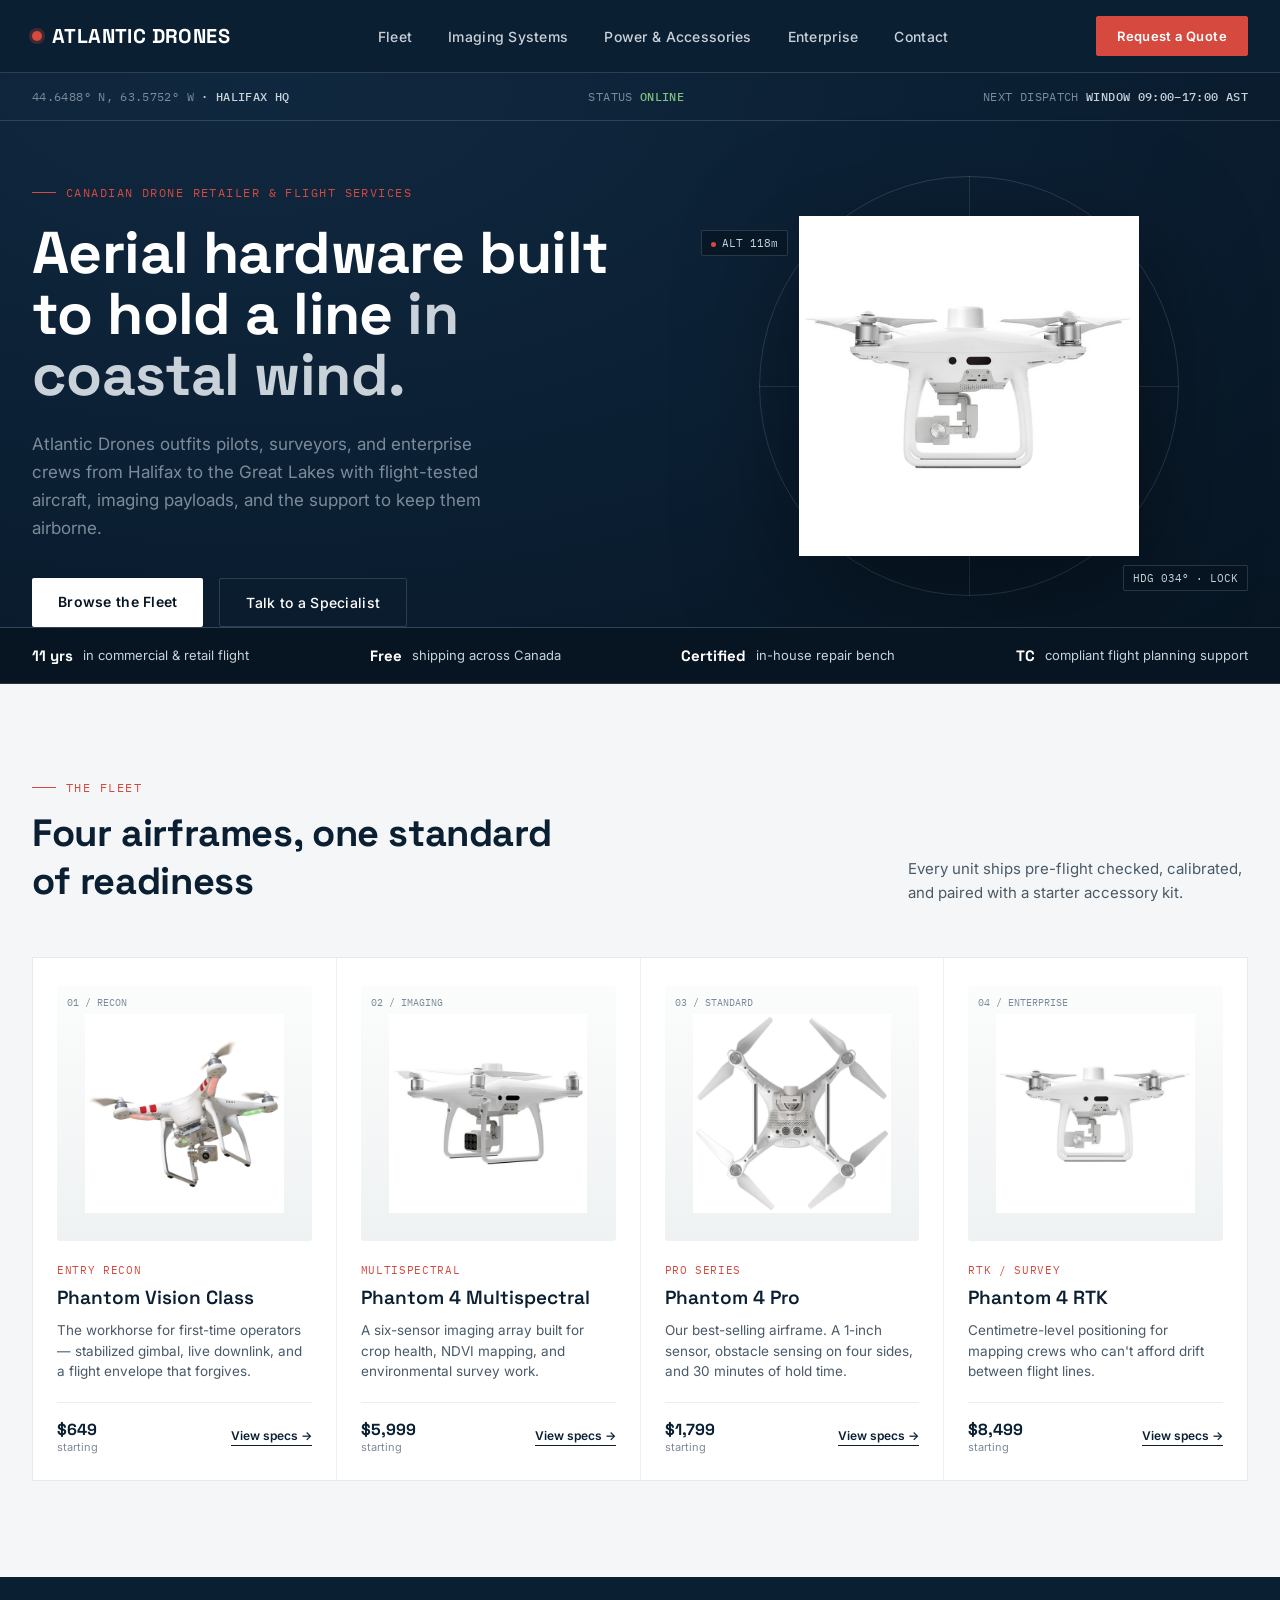
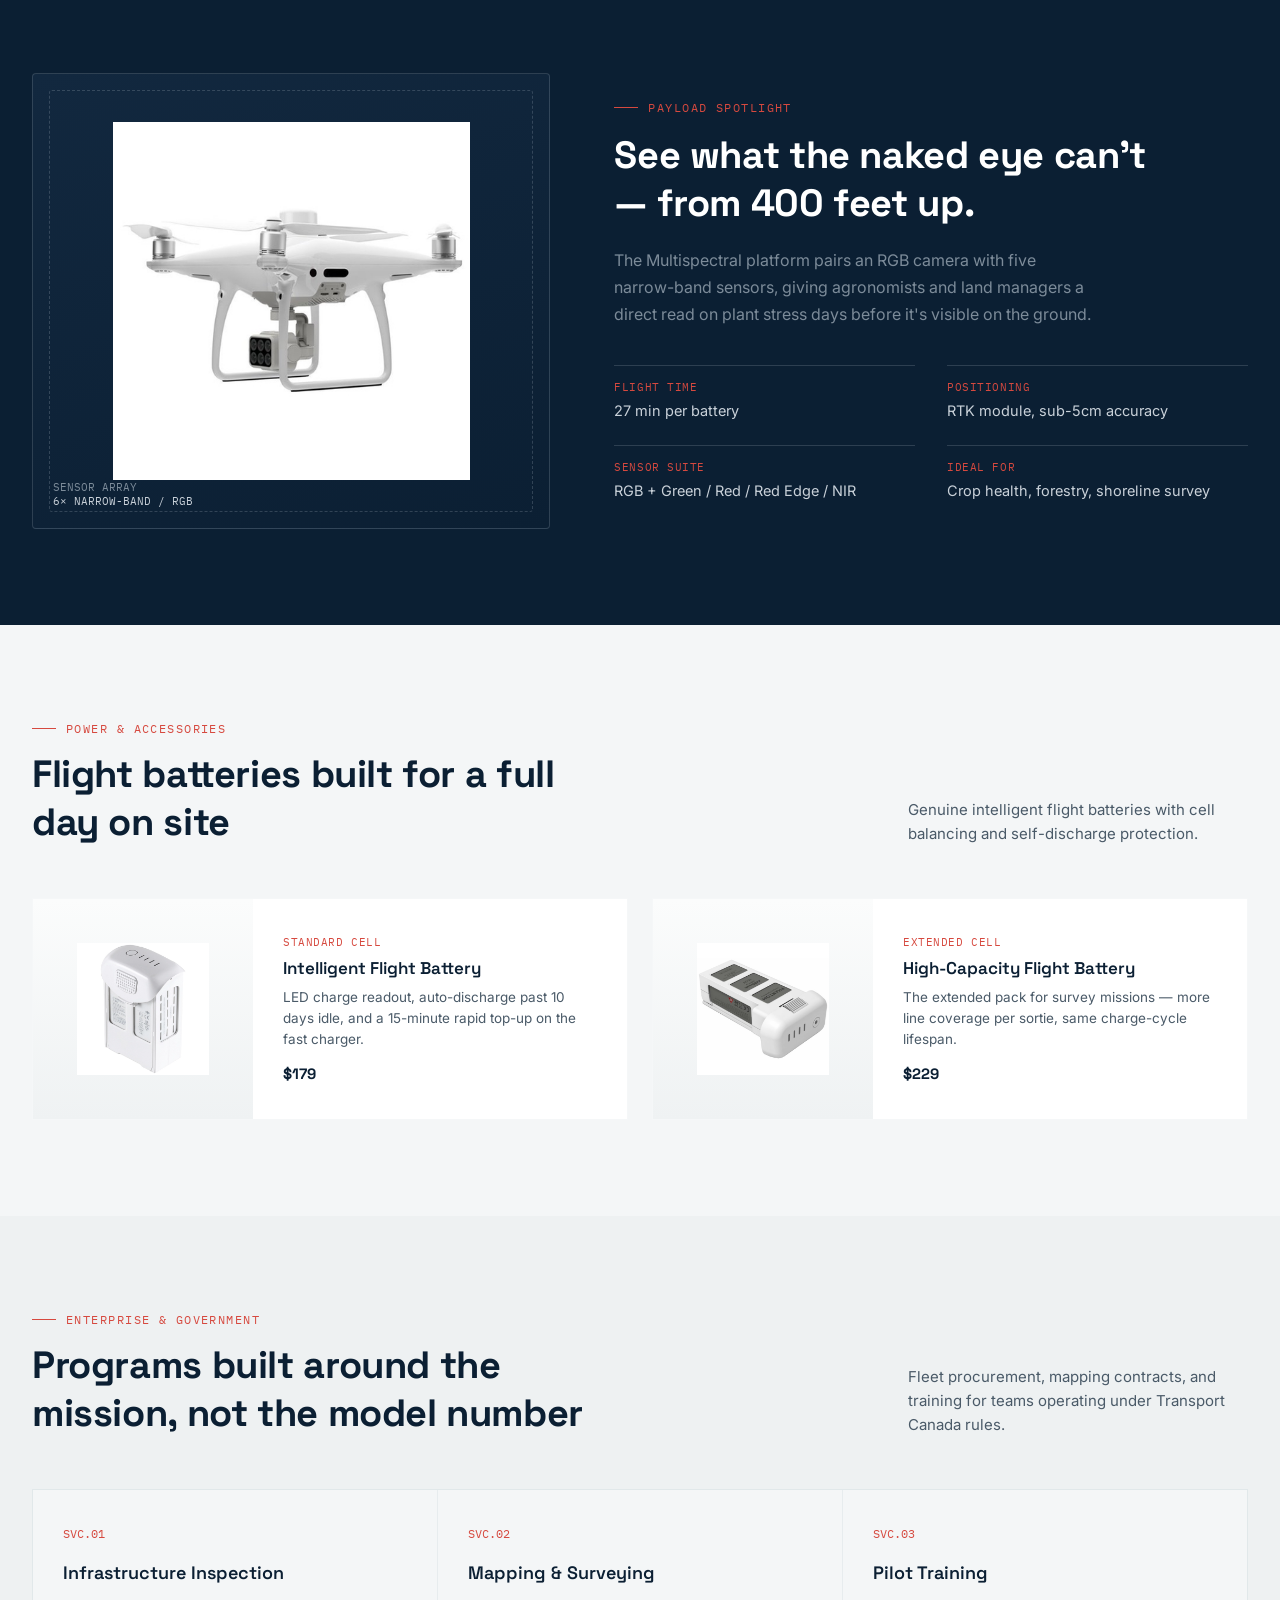
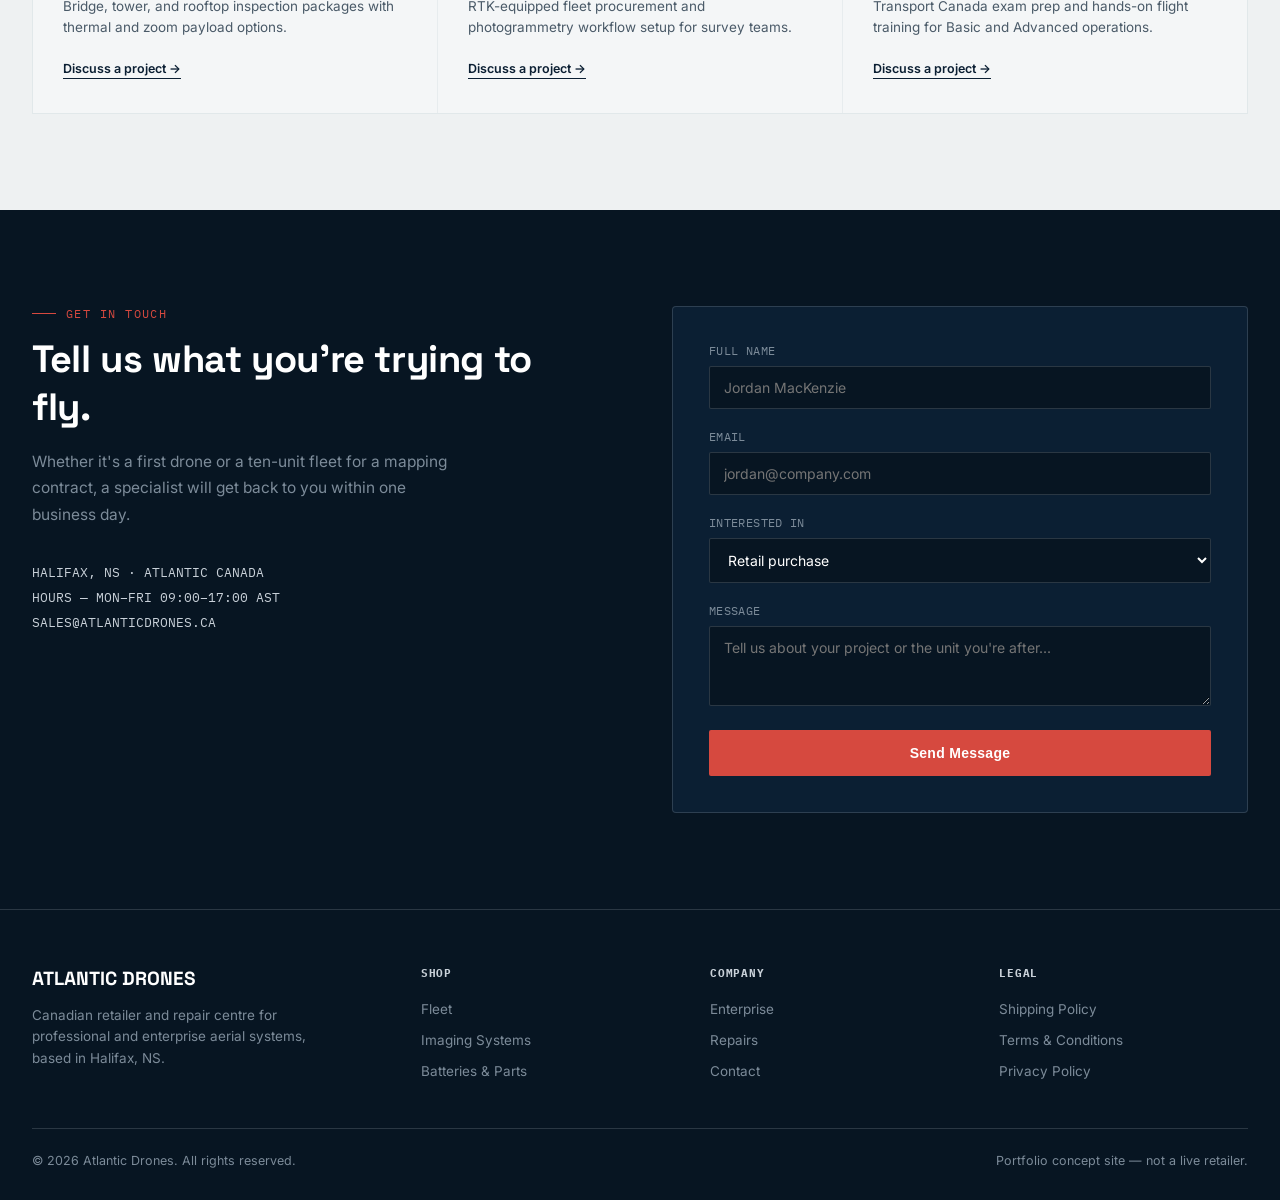
<file: index.html>
<!DOCTYPE html>
<html lang="en">
<head>
<meta charset="UTF-8">
<meta name="viewport" content="width=device-width, initial-scale=1.0">
<title>Atlantic Drones — Professional Aerial Systems</title>
<link rel="preconnect" href="https://fonts.googleapis.com">
<link href="https://fonts.googleapis.com/css2?family=Space+Grotesk:wght@500;600;700&family=Inter:wght@400;500;600;700&family=IBM+Plex+Mono:wght@400;500&display=swap" rel="stylesheet">
<style>
  :root{
    --navy: #0B1F33;
    --navy-deep: #071522;
    --fog: #F4F6F7;
    --steel: #7C8B99;
    --steel-dark: #4A5A68;
    --signal: #D6493F;
    --chrome: #C9D1D9;
    --white: #FFFFFF;
    --line: rgba(201,209,217,0.18);
  }

  *{ margin:0; padding:0; box-sizing:border-box; }

  html{ scroll-behavior:smooth; }

  body{
    font-family:'Inter', sans-serif;
    background:var(--fog);
    color:var(--navy);
    -webkit-font-smoothing:antialiased;
  }

  .mono{ font-family:'IBM Plex Mono', monospace; }

  a{ color:inherit; text-decoration:none; }

  img{ display:block; max-width:100%; }

  /* ============ NAV ============ */
  .nav{
    position:sticky; top:0; z-index:100;
    background:var(--navy);
    border-bottom:1px solid var(--line);
  }
  .nav-inner{
    max-width:1280px; margin:0 auto; padding:0 32px;
    display:flex; align-items:center; justify-content:space-between;
    height:72px;
  }
  .logo{
    font-family:'Space Grotesk', sans-serif;
    font-weight:700; font-size:20px; color:var(--white);
    letter-spacing:0.02em;
    display:flex; align-items:center; gap:10px;
  }
  .logo .mark{
    width:10px; height:10px; border-radius:50%;
    background:var(--signal);
    box-shadow:0 0 0 3px rgba(214,73,63,0.25);
  }
  .nav-links{
    display:flex; gap:36px; list-style:none;
  }
  .nav-links a{
    color:var(--chrome); font-size:14px; font-weight:500;
    letter-spacing:0.02em;
    position:relative; padding:4px 0;
    transition:color .2s ease;
  }
  .nav-links a:hover{ color:var(--white); }
  .nav-cta{
    background:var(--signal); color:var(--white);
    font-size:13px; font-weight:600; letter-spacing:0.03em;
    padding:11px 20px; border-radius:2px;
    border:1px solid var(--signal);
    transition:background .2s ease, color .2s ease;
  }
  .nav-cta:hover{ background:transparent; color:var(--signal); }
  .nav-toggle{ display:none; }

  /* ============ HERO ============ */
  .hero{
    background:radial-gradient(ellipse at 20% 0%, #10283F 0%, var(--navy) 55%, var(--navy-deep) 100%);
    color:var(--white);
    position:relative;
    overflow:hidden;
    border-bottom:1px solid var(--line);
  }
  .hud-bar{
    max-width:1280px; margin:0 auto; padding:16px 32px;
    display:flex; justify-content:space-between; flex-wrap:wrap; gap:8px;
    font-size:12px; color:var(--steel);
    border-bottom:1px solid var(--line);
    letter-spacing:0.03em;
  }
  .hud-bar span b{ color:var(--chrome); font-weight:500; }

  .hero-grid{
    max-width:1280px; margin:0 auto; padding:64px 32px 0;
    display:grid; grid-template-columns:1.05fr 0.95fr; gap:40px;
    align-items:center;
  }
  .hero-eyebrow{
    font-family:'IBM Plex Mono', monospace;
    font-size:12px; color:var(--signal);
    letter-spacing:0.12em; text-transform:uppercase;
    margin-bottom:22px;
    display:flex; align-items:center; gap:10px;
  }
  .hero-eyebrow::before{
    content:''; width:24px; height:1px; background:var(--signal);
  }
  .hero h1{
    font-family:'Space Grotesk', sans-serif;
    font-size:clamp(38px, 4.6vw, 62px);
    font-weight:700;
    line-height:1.04;
    letter-spacing:-0.01em;
    margin-bottom:24px;
  }
  .hero h1 em{
    font-style:normal; color:var(--chrome);
  }
  .hero p.lede{
    font-size:17px; line-height:1.65; color:var(--steel);
    max-width:460px; margin-bottom:36px;
  }
  .hero-actions{ display:flex; gap:16px; flex-wrap:wrap; }
  .btn-primary{
    background:var(--white); color:var(--navy-deep);
    padding:15px 26px; font-size:14px; font-weight:600;
    border-radius:2px; letter-spacing:0.02em;
    transition:transform .2s ease, background .2s ease;
    display:inline-block;
  }
  .btn-primary:hover{ background:var(--chrome); transform:translateY(-1px); }
  .btn-ghost{
    border:1px solid var(--line); color:var(--white);
    padding:15px 26px; font-size:14px; font-weight:500;
    border-radius:2px; letter-spacing:0.02em;
    transition:border-color .2s ease, background .2s ease;
    display:inline-block;
  }
  .btn-ghost:hover{ border-color:var(--chrome); background:rgba(255,255,255,0.04); }

  .hero-visual{
    position:relative;
    display:flex; align-items:center; justify-content:center;
    padding:20px 0 60px;
  }
  .hud-ring{
    position:absolute;
    width:420px; height:420px;
    border:1px solid var(--line);
    border-radius:50%;
  }
  .hud-ring.inner{
    width:320px; height:320px;
    border-style:dashed;
    border-color:rgba(201,209,217,0.14);
  }
  .hud-cross{
    position:absolute; width:420px; height:420px;
  }
  .hud-cross::before, .hud-cross::after{
    content:''; position:absolute; background:rgba(201,209,217,0.14);
  }
  .hud-cross::before{ top:50%; left:0; width:100%; height:1px; }
  .hud-cross::after{ top:0; left:50%; width:1px; height:100%; }
  .hero-visual img{
    width:340px; position:relative; z-index:2;
    filter:drop-shadow(0 30px 60px rgba(0,0,0,0.45));
  }
  .hud-tag{
    position:absolute; font-family:'IBM Plex Mono', monospace;
    font-size:11px; color:var(--chrome);
    background:rgba(7,21,34,0.7);
    border:1px solid var(--line);
    padding:5px 9px; border-radius:2px;
    z-index:3; white-space:nowrap;
  }
  .hud-tag.tl{ top:8%; left:2%; }
  .hud-tag.br{ bottom:6%; right:0%; }
  .hud-tag .dot{
    width:5px; height:5px; border-radius:50%; background:var(--signal);
    display:inline-block; margin-right:6px;
  }

  /* ============ TICKER / TRUST STRIP ============ */
  .trust{
    background:var(--navy-deep);
    border-bottom:1px solid var(--line);
  }
  .trust-inner{
    max-width:1280px; margin:0 auto; padding:18px 32px;
    display:flex; justify-content:space-between; flex-wrap:wrap; gap:18px;
  }
  .trust-item{
    display:flex; align-items:center; gap:10px;
    color:var(--chrome); font-size:13px;
  }
  .trust-item .num{
    font-family:'Space Grotesk', sans-serif; font-weight:700;
    color:var(--white); font-size:15px;
  }

  /* ============ SECTION SHELL ============ */
  section{ padding:96px 32px; }
  .wrap{ max-width:1280px; margin:0 auto; }
  .section-head{
    display:flex; justify-content:space-between; align-items:flex-end;
    margin-bottom:52px; gap:24px; flex-wrap:wrap;
  }
  .eyebrow{
    font-family:'IBM Plex Mono', monospace; font-size:12px;
    color:var(--signal); letter-spacing:0.12em; text-transform:uppercase;
    margin-bottom:14px; display:flex; align-items:center; gap:10px;
  }
  .eyebrow::before{ content:''; width:24px; height:1px; background:var(--signal); }
  h2{
    font-family:'Space Grotesk', sans-serif;
    font-size:clamp(28px, 3vw, 38px);
    font-weight:700; color:var(--navy); letter-spacing:-0.01em;
    max-width:560px;
  }
  .section-note{
    font-size:15px; color:var(--steel-dark); max-width:340px; line-height:1.6;
  }

  /* ============ FLEET GRID ============ */
  .fleet-grid{
    display:grid; grid-template-columns:repeat(4, 1fr); gap:1px;
    background:var(--line); border:1px solid var(--line);
  }
  .fleet-card{
    background:var(--white);
    padding:28px 24px 26px;
    display:flex; flex-direction:column;
    position:relative;
  }
  .fleet-card .imgwrap{
    position:relative;
    background:linear-gradient(180deg, #FBFCFC 0%, #EFF2F3 100%);
    border-radius:3px;
    aspect-ratio:1/1;
    display:flex; align-items:center; justify-content:center;
    margin-bottom:22px;
    overflow:hidden;
  }
  .fleet-card .imgwrap img{ width:78%; transition:transform .35s ease; }
  .fleet-card:hover .imgwrap img{ transform:scale(1.05); }
  .fleet-card .imgwrap .coord{
    position:absolute; top:10px; left:10px;
    font-family:'IBM Plex Mono', monospace; font-size:10px;
    color:var(--steel);
  }
  .fleet-card .tag{
    font-family:'IBM Plex Mono', monospace; font-size:11px;
    color:var(--signal); letter-spacing:0.06em; text-transform:uppercase;
    margin-bottom:8px;
  }
  .fleet-card h3{
    font-family:'Space Grotesk', sans-serif; font-size:19px; font-weight:600;
    margin-bottom:10px; color:var(--navy);
  }
  .fleet-card p{
    font-size:13.5px; color:var(--steel-dark); line-height:1.55;
    margin-bottom:20px; flex-grow:1;
  }
  .fleet-card .meta{
    display:flex; justify-content:space-between; align-items:center;
    border-top:1px solid #EBEDEE; padding-top:16px;
  }
  .fleet-card .price{
    font-family:'Space Grotesk', sans-serif; font-weight:700; font-size:16px;
  }
  .fleet-card .price span{ font-size:11px; color:var(--steel); font-weight:400; font-family:'Inter'; display:block; }
  .fleet-card .view{
    font-size:12px; font-weight:600; color:var(--navy);
    border-bottom:1px solid var(--navy); padding-bottom:2px;
  }

  /* ============ FEATURE / SPEC SPLIT ============ */
  .feature{
    background:var(--navy);
    color:var(--white);
  }
  .feature .wrap{
    display:grid; grid-template-columns:0.9fr 1.1fr; gap:64px; align-items:center;
  }
  .feature-visual{
    background:linear-gradient(160deg, #12283F 0%, #0B1F33 100%);
    border:1px solid var(--line);
    border-radius:4px;
    padding:48px;
    position:relative;
    display:flex; align-items:center; justify-content:center;
  }
  .feature-visual img{ width:85%; }
  .feature-visual .scan{
    position:absolute; inset:16px;
    border:1px dashed rgba(201,209,217,0.2);
    border-radius:3px;
  }
  .feature-visual .readout{
    position:absolute; bottom:20px; left:20px;
    font-family:'IBM Plex Mono', monospace; font-size:11px;
    color:var(--chrome);
  }
  .feature-visual .readout .l{ color:var(--steel); }
  .feature-copy .eyebrow{ margin-bottom:16px; }
  .feature-copy h2{ color:var(--white); margin-bottom:20px; }
  .feature-copy p.lede{ color:var(--steel); font-size:16px; line-height:1.7; margin-bottom:36px; max-width:480px; }
  .spec-list{ display:grid; grid-template-columns:1fr 1fr; gap:24px 32px; }
  .spec-item{ border-top:1px solid var(--line); padding-top:14px; }
  .spec-item .k{ font-family:'IBM Plex Mono', monospace; font-size:11px; color:var(--signal); letter-spacing:0.05em; text-transform:uppercase; margin-bottom:6px; }
  .spec-item .v{ font-size:14.5px; color:var(--chrome); line-height:1.5; }

  /* ============ ACCESSORIES ============ */
  .access-grid{
    display:grid; grid-template-columns:repeat(2, 1fr); gap:24px;
  }
  .access-card{
    background:var(--white); border:1px solid var(--line);
    display:grid; grid-template-columns:220px 1fr;
    align-items:center;
  }
  .access-card .imgwrap{
    background:linear-gradient(180deg, #FBFCFC 0%, #EFF2F3 100%);
    aspect-ratio:1/1; display:flex; align-items:center; justify-content:center;
  }
  .access-card .imgwrap img{ width:60%; }
  .access-card .copy{ padding:28px 30px; }
  .access-card .tag{ font-family:'IBM Plex Mono', monospace; font-size:11px; color:var(--signal); text-transform:uppercase; letter-spacing:0.05em; margin-bottom:8px; }
  .access-card h4{ font-family:'Space Grotesk', sans-serif; font-size:17px; font-weight:600; margin-bottom:8px; color:var(--navy); }
  .access-card p{ font-size:13.5px; color:var(--steel-dark); line-height:1.55; margin-bottom:14px; }
  .access-card .price{ font-family:'Space Grotesk', sans-serif; font-weight:700; font-size:15px; }

  /* ============ SERVICES ============ */
  .services{ background:#EEF1F2; }
  .service-grid{ display:grid; grid-template-columns:repeat(3, 1fr); gap:1px; background:var(--line); border:1px solid var(--line); }
  .service-card{ background:var(--fog); padding:36px 30px; }
  .service-card .idx{ font-family:'IBM Plex Mono', monospace; font-size:12px; color:var(--signal); margin-bottom:20px; }
  .service-card h4{ font-family:'Space Grotesk', sans-serif; font-size:18px; font-weight:600; margin-bottom:12px; }
  .service-card p{ font-size:13.5px; color:var(--steel-dark); line-height:1.6; margin-bottom:18px; }
  .service-card a{ font-size:12.5px; font-weight:600; color:var(--navy); border-bottom:1px solid var(--navy); padding-bottom:2px; }

  /* ============ CONTACT / CTA ============ */
  .contact{ background:var(--navy-deep); color:var(--white); }
  .contact .wrap{ display:grid; grid-template-columns:1fr 1fr; gap:64px; }
  .contact h2{ color:var(--white); margin-bottom:18px; }
  .contact p.lede{ color:var(--steel); font-size:15.5px; line-height:1.7; max-width:420px; margin-bottom:32px; }
  .contact-coords{ font-family:'IBM Plex Mono', monospace; font-size:12.5px; color:var(--chrome); line-height:2; }
  .form{ background:var(--navy); border:1px solid var(--line); padding:36px; border-radius:4px; }
  .form-row{ margin-bottom:20px; }
  .form-row label{ display:block; font-size:12px; color:var(--steel); margin-bottom:8px; letter-spacing:0.03em; text-transform:uppercase; font-family:'IBM Plex Mono', monospace; }
  .form-row input, .form-row select, .form-row textarea{
    width:100%; background:var(--navy-deep); border:1px solid var(--line);
    color:var(--white); padding:12px 14px; font-size:14px; border-radius:2px;
    font-family:'Inter', sans-serif;
  }
  .form-row textarea{ resize:vertical; min-height:80px; }
  .form-submit{
    width:100%; background:var(--signal); color:var(--white); border:none;
    padding:15px; font-size:14px; font-weight:600; letter-spacing:0.02em;
    border-radius:2px; cursor:pointer; transition:background .2s ease;
  }
  .form-submit:hover{ background:#BE3A31; }

  /* ============ FOOTER ============ */
  footer{ background:var(--navy-deep); border-top:1px solid var(--line); color:var(--steel); }
  .footer-inner{
    max-width:1280px; margin:0 auto; padding:56px 32px 32px;
  }
  .footer-top{ display:grid; grid-template-columns:1.4fr repeat(3, 1fr); gap:40px; margin-bottom:48px; }
  .footer-logo{ font-family:'Space Grotesk', sans-serif; font-weight:700; font-size:19px; color:var(--white); margin-bottom:14px; }
  .footer-top p{ font-size:13.5px; line-height:1.6; max-width:280px; }
  .footer-col h5{ font-family:'IBM Plex Mono', monospace; font-size:11px; color:var(--chrome); text-transform:uppercase; letter-spacing:0.08em; margin-bottom:18px; }
  .footer-col ul{ list-style:none; display:flex; flex-direction:column; gap:11px; }
  .footer-col a{ font-size:13.5px; transition:color .2s ease; }
  .footer-col a:hover{ color:var(--white); }
  .footer-bottom{
    border-top:1px solid var(--line); padding-top:24px;
    display:flex; justify-content:space-between; flex-wrap:wrap; gap:12px;
    font-size:12.5px;
  }

  /* ============ RESPONSIVE ============ */
  @media (max-width: 980px){
    .hero-grid{ grid-template-columns:1fr; padding-top:48px; }
    .hero-visual{ order:-1; padding-bottom:30px; }
    .feature .wrap{ grid-template-columns:1fr; }
    .fleet-grid{ grid-template-columns:repeat(2,1fr); }
    .access-grid{ grid-template-columns:1fr; }
    .service-grid{ grid-template-columns:1fr; }
    .contact .wrap{ grid-template-columns:1fr; }
    .footer-top{ grid-template-columns:1fr 1fr; }
  }
  @media (max-width: 720px){
    .nav-links{ display:none; }
    .fleet-grid{ grid-template-columns:1fr; }
    .access-card{ grid-template-columns:1fr; }
    .spec-list{ grid-template-columns:1fr; }
    .footer-top{ grid-template-columns:1fr; }
    section{ padding:64px 20px; }
    .hud-bar{ display:none; }
  }

  @media (prefers-reduced-motion: reduce){
    *{ transition:none !important; }
  }

  a:focus-visible, button:focus-visible, input:focus-visible, textarea:focus-visible{
    outline:2px solid var(--signal); outline-offset:2px;
  }
</style>
</head>
<body>

<nav class="nav">
  <div class="nav-inner">
    <a href="#top" class="logo"><span class="mark"></span>ATLANTIC DRONES</a>
    <ul class="nav-links">
      <li><a href="#fleet">Fleet</a></li>
      <li><a href="#imaging">Imaging Systems</a></li>
      <li><a href="#power">Power &amp; Accessories</a></li>
      <li><a href="#services">Enterprise</a></li>
      <li><a href="#contact">Contact</a></li>
    </ul>
    <a href="#contact" class="nav-cta">Request a Quote</a>
  </div>
</nav>

<header class="hero" id="top">
  <div class="hud-bar mono">
    <span>44.6488° N, 63.5752° W <b>· HALIFAX HQ</b></span>
    <span>STATUS <b style="color:#7FBF7F">ONLINE</b></span>
    <span>NEXT DISPATCH <b>WINDOW 09:00–17:00 AST</b></span>
  </div>
  <div class="hero-grid">
    <div class="hero-copy">
      <div class="hero-eyebrow">Canadian Drone Retailer &amp; Flight Services</div>
      <h1>Aerial hardware built to hold a line <em>in coastal wind.</em></h1>
      <p class="lede">Atlantic Drones outfits pilots, surveyors, and enterprise crews from Halifax to the Great Lakes with flight-tested aircraft, imaging payloads, and the support to keep them airborne.</p>
      <div class="hero-actions">
        <a href="#fleet" class="btn-primary">Browse the Fleet</a>
        <a href="#contact" class="btn-ghost">Talk to a Specialist</a>
      </div>
    </div>
    <div class="hero-visual">
      <div class="hud-ring"></div>
      <div class="hud-ring inner"></div>
      <div class="hud-cross"></div>
      <div class="hud-tag tl mono"><span class="dot"></span>ALT 118m</div>
      <div class="hud-tag br mono">HDG 034° · LOCK</div>
      <img src="images/drone_3.png" alt="Quadcopter drone with gimbal-mounted camera, viewed head-on">
    </div>
  </div>
</header>

<div class="trust">
  <div class="trust-inner">
    <div class="trust-item"><span class="num">11 yrs</span> in commercial &amp; retail flight</div>
    <div class="trust-item"><span class="num">Free</span> shipping across Canada</div>
    <div class="trust-item"><span class="num">Certified</span> in-house repair bench</div>
    <div class="trust-item"><span class="num">TC</span> compliant flight planning support</div>
  </div>
</div>

<section id="fleet">
  <div class="wrap">
    <div class="section-head">
      <div>
        <div class="eyebrow">The Fleet</div>
        <h2>Four airframes, one standard of readiness</h2>
      </div>
      <p class="section-note">Every unit ships pre-flight checked, calibrated, and paired with a starter accessory kit.</p>
    </div>
    <div class="fleet-grid">

      <div class="fleet-card">
        <div class="imgwrap">
          <span class="coord mono">01 / RECON</span>
          <img src="images/drone_1.png" alt="Compact quadcopter drone with red rotor markings and gimbal camera">
        </div>
        <div class="tag">Entry Recon</div>
        <h3>Phantom Vision Class</h3>
        <p>The workhorse for first-time operators — stabilized gimbal, live downlink, and a flight envelope that forgives.</p>
        <div class="meta">
          <div class="price">$649 <span>starting</span></div>
          <a href="#" class="view">View specs →</a>
        </div>
      </div>

      <div class="fleet-card">
        <div class="imgwrap">
          <span class="coord mono">02 / IMAGING</span>
          <img src="images/drone_2.png" alt="Drone with multispectral camera array for agricultural imaging">
        </div>
        <div class="tag">Multispectral</div>
        <h3>Phantom 4 Multispectral</h3>
        <p>A six-sensor imaging array built for crop health, NDVI mapping, and environmental survey work.</p>
        <div class="meta">
          <div class="price">$5,999 <span>starting</span></div>
          <a href="#" class="view">View specs →</a>
        </div>
      </div>

      <div class="fleet-card">
        <div class="imgwrap">
          <span class="coord mono">03 / STANDARD</span>
          <img src="images/drone_6.png" alt="Drone viewed from above showing four folded rotor arms">
        </div>
        <div class="tag">Pro Series</div>
        <h3>Phantom 4 Pro</h3>
        <p>Our best-selling airframe. A 1-inch sensor, obstacle sensing on four sides, and 30 minutes of hold time.</p>
        <div class="meta">
          <div class="price">$1,799 <span>starting</span></div>
          <a href="#" class="view">View specs →</a>
        </div>
      </div>

      <div class="fleet-card">
        <div class="imgwrap">
          <span class="coord mono">04 / ENTERPRISE</span>
          <img src="images/drone_3.png" alt="Enterprise-grade drone front view with reinforced landing gear">
        </div>
        <div class="tag">RTK / Survey</div>
        <h3>Phantom 4 RTK</h3>
        <p>Centimetre-level positioning for mapping crews who can't afford drift between flight lines.</p>
        <div class="meta">
          <div class="price">$8,499 <span>starting</span></div>
          <a href="#" class="view">View specs →</a>
        </div>
      </div>

    </div>
  </div>
</section>

<section class="feature" id="imaging">
  <div class="wrap">
    <div class="feature-visual">
      <div class="scan"></div>
      <img src="images/drone_2.png" alt="Close view of multispectral camera sensor array mounted under a drone">
      <div class="readout mono"><span class="l">SENSOR ARRAY</span><br>6× NARROW-BAND / RGB</div>
    </div>
    <div class="feature-copy">
      <div class="eyebrow">Payload Spotlight</div>
      <h2>See what the naked eye can't — from 400 feet up.</h2>
      <p class="lede">The Multispectral platform pairs an RGB camera with five narrow-band sensors, giving agronomists and land managers a direct read on plant stress days before it's visible on the ground.</p>
      <div class="spec-list">
        <div class="spec-item">
          <div class="k">Flight Time</div>
          <div class="v">27 min per battery</div>
        </div>
        <div class="spec-item">
          <div class="k">Positioning</div>
          <div class="v">RTK module, sub-5cm accuracy</div>
        </div>
        <div class="spec-item">
          <div class="k">Sensor Suite</div>
          <div class="v">RGB + Green / Red / Red Edge / NIR</div>
        </div>
        <div class="spec-item">
          <div class="k">Ideal For</div>
          <div class="v">Crop health, forestry, shoreline survey</div>
        </div>
      </div>
    </div>
  </div>
</section>

<section id="power">
  <div class="wrap">
    <div class="section-head">
      <div>
        <div class="eyebrow">Power &amp; Accessories</div>
        <h2>Flight batteries built for a full day on site</h2>
      </div>
      <p class="section-note">Genuine intelligent flight batteries with cell balancing and self-discharge protection.</p>
    </div>
    <div class="access-grid">
      <div class="access-card">
        <div class="imgwrap"><img src="images/drone_4.png" alt="White intelligent flight battery"></div>
        <div class="copy">
          <div class="tag">Standard Cell</div>
          <h4>Intelligent Flight Battery</h4>
          <p>LED charge readout, auto-discharge past 10 days idle, and a 15-minute rapid top-up on the fast charger.</p>
          <div class="price">$179</div>
        </div>
      </div>
      <div class="access-card">
        <div class="imgwrap"><img src="images/drone_5.png" alt="High-capacity 5870mAh intelligent flight battery"></div>
        <div class="copy">
          <div class="tag">Extended Cell</div>
          <h4>High-Capacity Flight Battery</h4>
          <p>The extended pack for survey missions — more line coverage per sortie, same charge-cycle lifespan.</p>
          <div class="price">$229</div>
        </div>
      </div>
    </div>
  </div>
</section>

<section class="services" id="services">
  <div class="wrap">
    <div class="section-head">
      <div>
        <div class="eyebrow">Enterprise &amp; Government</div>
        <h2>Programs built around the mission, not the model number</h2>
      </div>
      <p class="section-note">Fleet procurement, mapping contracts, and training for teams operating under Transport Canada rules.</p>
    </div>
    <div class="service-grid">
      <div class="service-card">
        <div class="idx mono">SVC.01</div>
        <h4>Infrastructure Inspection</h4>
        <p>Bridge, tower, and rooftop inspection packages with thermal and zoom payload options.</p>
        <a href="#contact">Discuss a project →</a>
      </div>
      <div class="service-card">
        <div class="idx mono">SVC.02</div>
        <h4>Mapping &amp; Surveying</h4>
        <p>RTK-equipped fleet procurement and photogrammetry workflow setup for survey teams.</p>
        <a href="#contact">Discuss a project →</a>
      </div>
      <div class="service-card">
        <div class="idx mono">SVC.03</div>
        <h4>Pilot Training</h4>
        <p>Transport Canada exam prep and hands-on flight training for Basic and Advanced operations.</p>
        <a href="#contact">Discuss a project →</a>
      </div>
    </div>
  </div>
</section>

<section class="contact" id="contact">
  <div class="wrap">
    <div class="contact-copy">
      <div class="eyebrow">Get In Touch</div>
      <h2>Tell us what you're trying to fly.</h2>
      <p class="lede">Whether it's a first drone or a ten-unit fleet for a mapping contract, a specialist will get back to you within one business day.</p>
      <div class="contact-coords">
        HALIFAX, NS · ATLANTIC CANADA<br>
        HOURS — MON–FRI 09:00–17:00 AST<br>
        SALES@ATLANTICDRONES.CA
      </div>
    </div>
    <form class="form">
      <div class="form-row">
        <label>Full Name</label>
        <input type="text" placeholder="Jordan MacKenzie">
      </div>
      <div class="form-row">
        <label>Email</label>
        <input type="email" placeholder="jordan@company.com">
      </div>
      <div class="form-row">
        <label>Interested In</label>
        <select>
          <option>Retail purchase</option>
          <option>Enterprise / fleet procurement</option>
          <option>Repair service</option>
          <option>Pilot training</option>
        </select>
      </div>
      <div class="form-row">
        <label>Message</label>
        <textarea placeholder="Tell us about your project or the unit you're after..."></textarea>
      </div>
      <button type="button" class="form-submit">Send Message</button>
    </form>
  </div>
</section>

<footer>
  <div class="footer-inner">
    <div class="footer-top">
      <div>
        <div class="footer-logo">ATLANTIC DRONES</div>
        <p>Canadian retailer and repair centre for professional and enterprise aerial systems, based in Halifax, NS.</p>
      </div>
      <div class="footer-col">
        <h5>Shop</h5>
        <ul>
          <li><a href="#fleet">Fleet</a></li>
          <li><a href="#imaging">Imaging Systems</a></li>
          <li><a href="#power">Batteries &amp; Parts</a></li>
        </ul>
      </div>
      <div class="footer-col">
        <h5>Company</h5>
        <ul>
          <li><a href="#services">Enterprise</a></li>
          <li><a href="#">Repairs</a></li>
          <li><a href="#contact">Contact</a></li>
        </ul>
      </div>
      <div class="footer-col">
        <h5>Legal</h5>
        <ul>
          <li><a href="#">Shipping Policy</a></li>
          <li><a href="#">Terms &amp; Conditions</a></li>
          <li><a href="#">Privacy Policy</a></li>
        </ul>
      </div>
    </div>
    <div class="footer-bottom">
      <span>© 2026 Atlantic Drones. All rights reserved.</span>
      <span>Portfolio concept site — not a live retailer.</span>
    </div>
  </div>
</footer>

</body>
</html>
</file>
